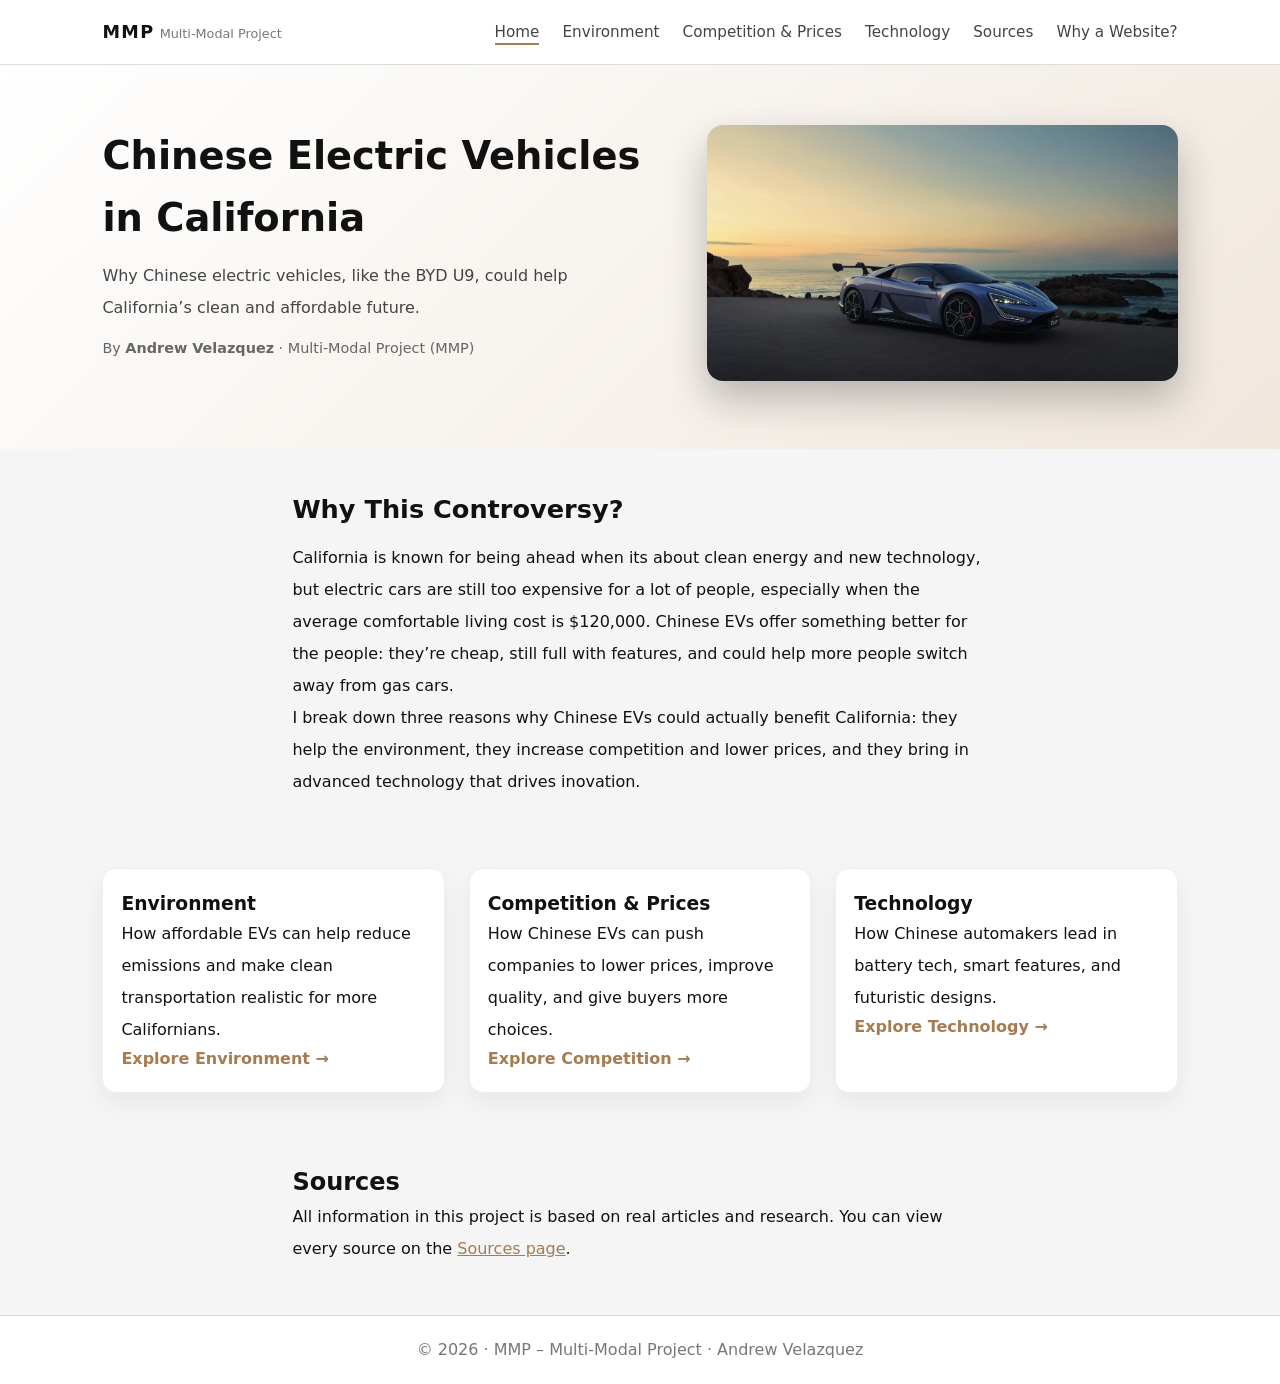
<file: index.html>
<!DOCTYPE html>
<html lang="en">
<head>
    <meta charset="UTF-8">
    <meta name="viewport" content="width=device-width, initial-scale=1.0">
    <title>MMP – Chinese Vehicles in California</title>
    <link rel="stylesheet" href="style.css">
</head>
<body>

<!-- NAVIGATION BAR -->
<header class="navbar fade-in">
    <div class="logo">
        <span class="logo-main">MMP</span>
        <span class="logo-sub">Multi-Modal Project</span>
    </div>
    <nav>
        <a href="index.html" class="nav-link active">Home</a>
        <a href="environment.html" class="nav-link">Environment</a>
        <a href="competition.html" class="nav-link">Competition & Prices</a>
        <a href="technology.html" class="nav-link">Technology</a>
        <a href="sources.html" class="nav-link">Sources</a>
        <a href="whywebsite.html" class="nav-link">Why a Website?</a>
    </nav>
</header>

<!-- HERO SECTION -->
<section class="hero">
    <div class="hero-text fade-in">
        <h1>Chinese Electric Vehicles in California</h1>
        <p class="tagline">
            Why Chinese electric vehicles, like the BYD U9, could help California’s clean and affordable future.
        </p>
        <p class="author">
            By <strong>Andrew Velazquez</strong> · Multi-Modal Project (MMP)
        </p>
    </div>

    <div class="hero-image fade-in-delay">
        <!-- Replace this with your BYD U9 image file -->
        <img src="u9.webp" alt="BYD U9 Supercar">
    </div>
</section>

<!-- INTRO SECTION -->
<section class="intro fade-in">
    <h2>Why This Controversy?</h2>
    <p>
        California is known for being ahead when its about clean energy and new technology,
        but electric cars are still too expensive for a lot of people, especially when the average comfortable 
        living cost is $120,000. Chinese EVs offer something better for the people:
        they’re cheap, still full with features, and could help more people switch away from gas cars.
    </p>
    <p>
        I break down three reasons why Chinese EVs could actually benefit California:
        they help the environment, they increase competition and lower prices, and they bring in advanced
        technology that drives inovation.
    </p>
</section>

<!-- THREE MAIN CARDS -->
<section class="cards">
    <div class="card fade-in">
        <h3>Environment</h3>
        <p>
            How affordable EVs can help reduce emissions and make clean transportation realistic for more Californians.
        </p>
        <a href="environment.html" class="card-link">Explore Environment →</a>
    </div>

    <div class="card fade-in">
        <h3>Competition & Prices</h3>
        <p>
            How Chinese EVs can push companies to lower prices, improve quality, and give buyers more choices.
        </p>
        <a href="competition.html" class="card-link">Explore Competition →</a>
    </div>

    <div class="card fade-in">
        <h3>Technology</h3>
        <p>
            How Chinese automakers lead in battery tech, smart features, and futuristic designs.
        </p>
        <a href="technology.html" class="card-link">Explore Technology →</a>
    </div>
</section>

<!-- SOURCES PREVIEW -->
<section class="sources-preview fade-in">
    <h2>Sources</h2>
    <p>
        All information in this project is based on real articles and research. You can view every source on the
        <a href="sources.html">Sources page</a>.
    </p>
</section>

<!-- FOOTER -->
<footer>
    <p>© 2026 · MMP – Multi-Modal Project · Andrew Velazquez</p>
</footer>

</body>
</html>
</file>
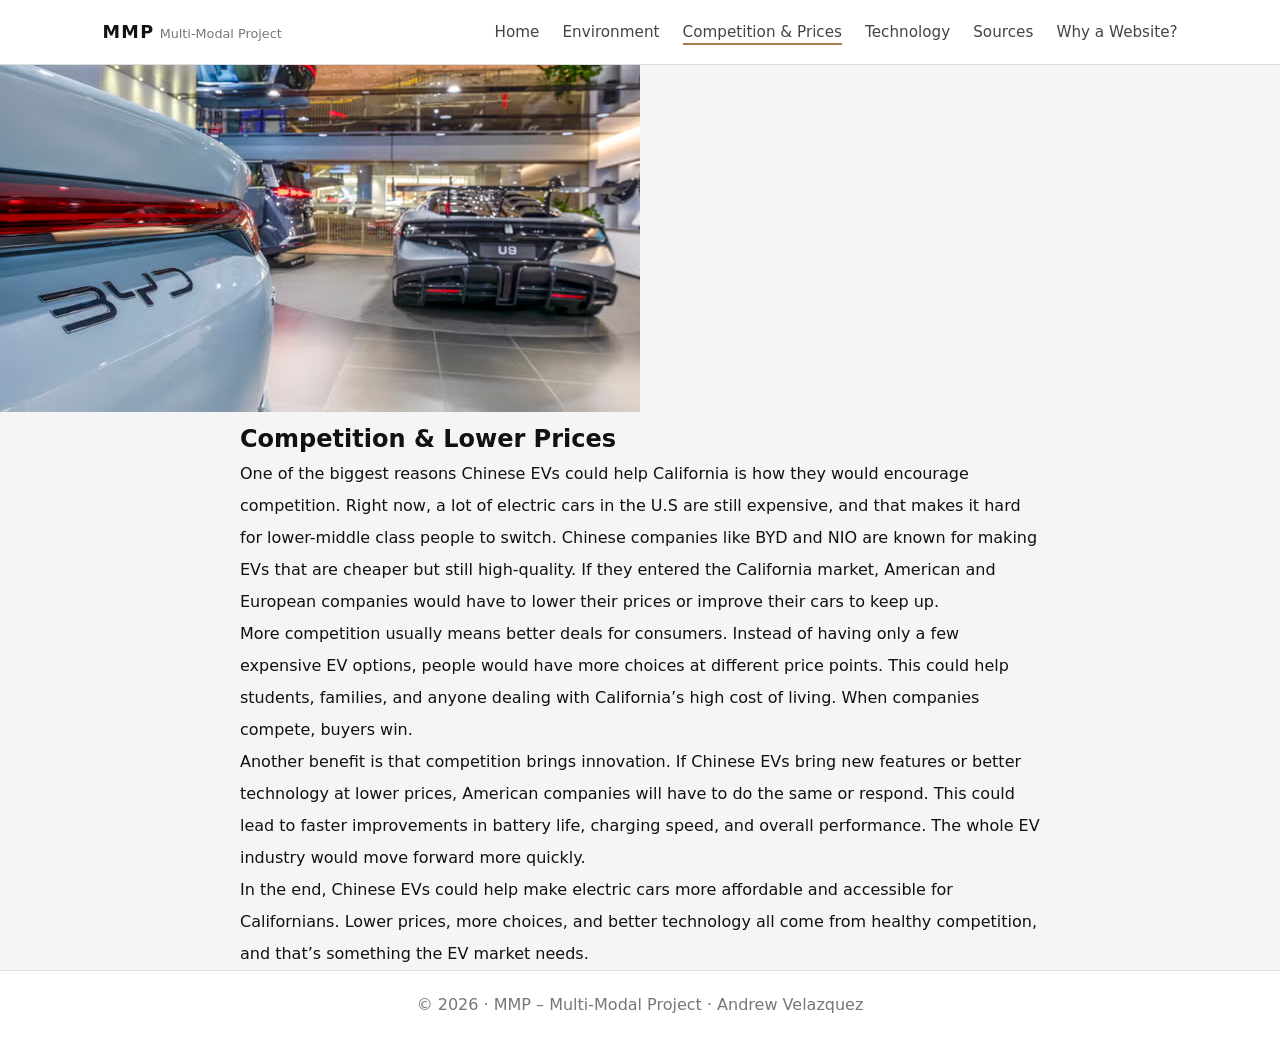
<file: competition.html>
<!DOCTYPE html>
<html lang="en">
<head>
    <meta charset="UTF-8">
    <meta name="viewport" content="width=device-width, initial-scale=1.0">
    <title>Competition & Prices – MMP</title>
    <link rel="stylesheet" href="style.css">
    <style>
    .content p {
        line-height: 2; /* double spacing */
        max-width: 800px; /* keeps text narrow */
        margin-left: auto;
        margin-right: auto;
    }

    .content h1 {
        max-width: 800px;
        margin-left: auto;
        margin-right: auto;
    }

    .content img {
        max-width: 800px;
        margin-left: auto;
        margin-right: auto;
        display: block;
    }
</style>
</head>
<body>

<header class="navbar fade-in">
    <div class="logo">
        <span class="logo-main">MMP</span>
        <span class="logo-sub">Multi-Modal Project</span>
    </div>
    <nav>
        <a href="index.html" class="nav-link">Home</a>
        <a href="environment.html" class="nav-link">Environment</a>
        <a href="competition.html" class="nav-link active">Competition & Prices</a>
        <a href="technology.html" class="nav-link">Technology</a>
        <a href="sources.html" class="nav-link">Sources</a>
        <a href="whywebsite.html" class="nav-link">Why a Website?</a>
    </nav>
</header>

<section class="page-hero fade-in">
    <img src="showroom.avif" alt="Electric vehicle showroom">
</section>

<section class="content fade-in">
    <h1>Competition & Lower Prices</h1>

    <p>
        One of the biggest reasons Chinese EVs could help California is how they would encourage
        competition. Right now, a lot of electric cars in the U.S are still expensive, and that
        makes it hard for lower-middle class people to switch. Chinese companies like BYD and NIO are known for
        making EVs that are cheaper but still high‑quality. If they entered the California market,
        American and European companies would have to lower their prices or improve their cars to keep
        up.
    </p>

    <p>
        More competition usually means better deals for consumers. Instead of having only a few
        expensive EV options, people would have more choices at different price points. This could help
        students, families, and anyone dealing with California’s high cost of living. When companies
        compete, buyers win.
    </p>

    <p>
        Another benefit is that competition brings innovation. If Chinese EVs bring new features or
        better technology at lower prices, American companies will have to do the same or respond. This could lead to
        faster improvements in battery life, charging speed, and overall performance. The whole EV
        industry would move forward more quickly.
    </p>

    <p>
        In the end, Chinese EVs could help make electric cars more affordable and accessible for
        Californians. Lower prices, more choices, and better technology all come from healthy
        competition, and that’s something the EV market needs.
    </p>
</section>

<footer>
    <p>© 2026 · MMP – Multi-Modal Project · Andrew Velazquez</p>
</footer>

</body>
</html>
</file>
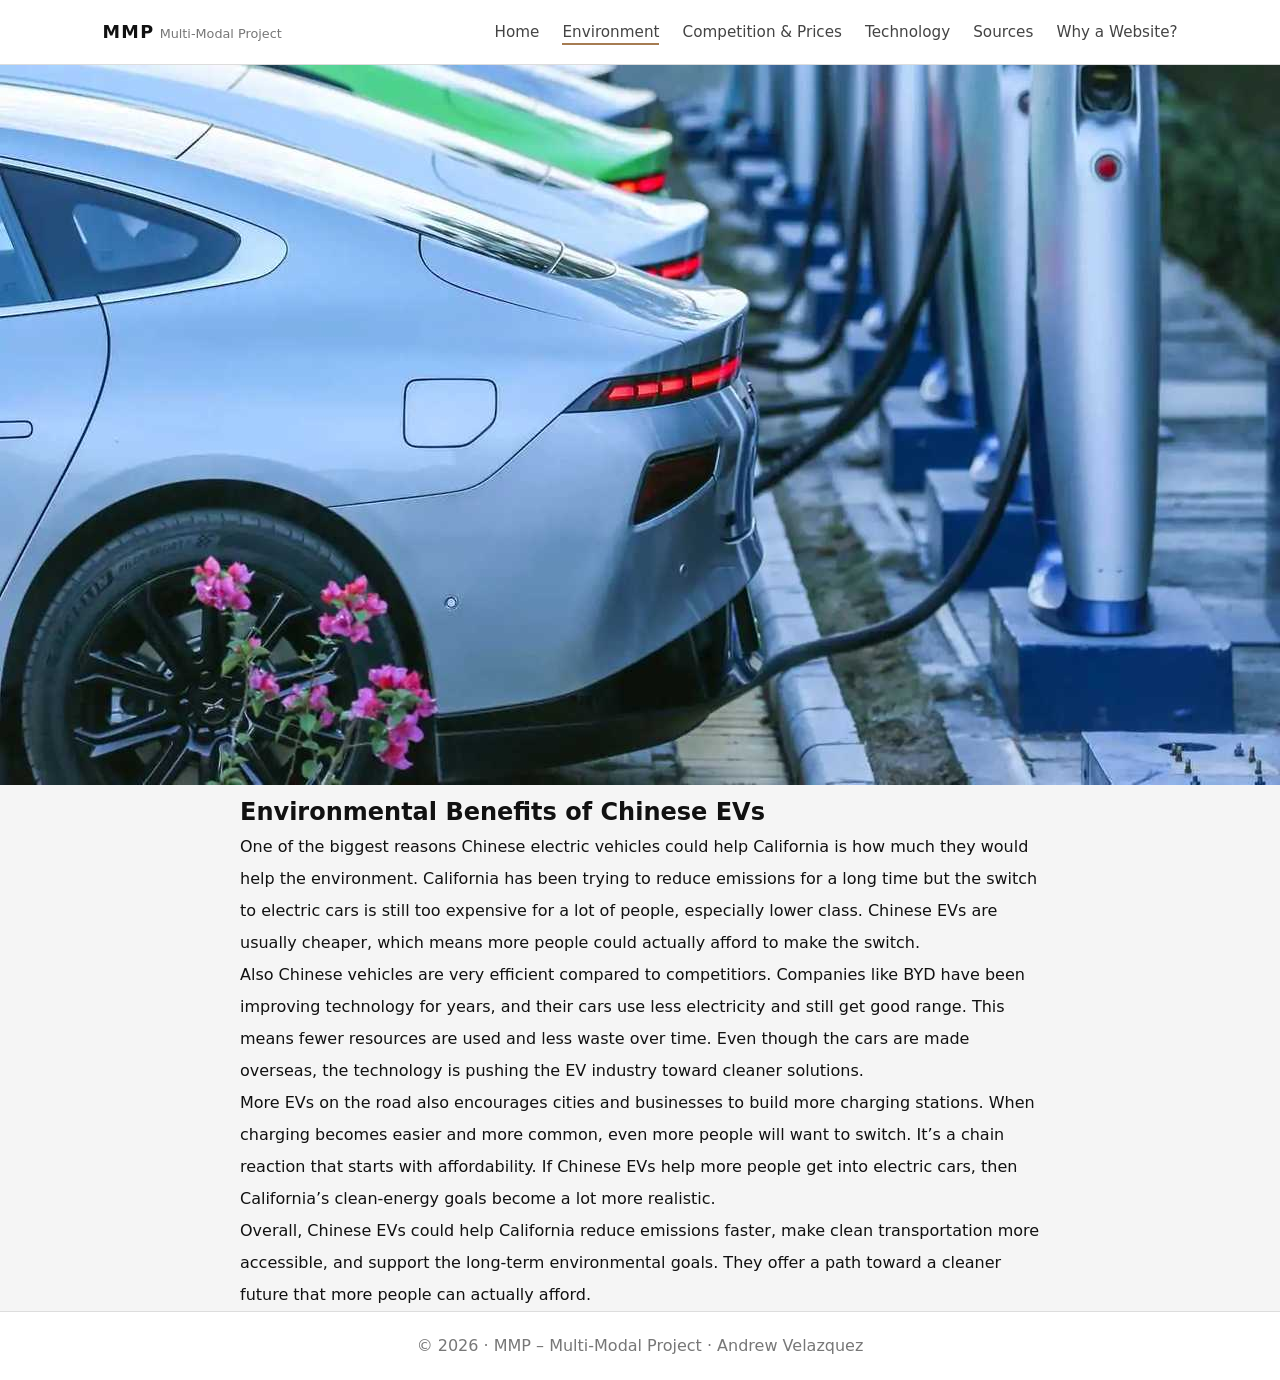
<file: environment.html>
<!DOCTYPE html>
<html lang="en">
<head>
    <meta charset="UTF-8">
    <meta name="viewport" content="width=device-width, initial-scale=1.0">
    <title>Environment – MMP</title>
    <link rel="stylesheet" href="style.css">
    <style>
    .content p {
        line-height: 2; /* double spacing */
        max-width: 800px; /* keeps text narrow */
        margin-left: auto;
        margin-right: auto;
    }

    .content h1 {
        max-width: 800px;
        margin-left: auto;
        margin-right: auto;
    }

    .content img {
        max-width: 800px;
        margin-left: auto;
        margin-right: auto;
        display: block;
    }
</style>
</head>
<body>

<header class="navbar fade-in">
    <div class="logo">
        <span class="logo-main">MMP</span>
        <span class="logo-sub">Multi-Modal Project</span>
    </div>
    <nav>
        <a href="index.html" class="nav-link">Home</a>
        <a href="environment.html" class="nav-link active">Environment</a>
        <a href="competition.html" class="nav-link">Competition & Prices</a>
        <a href="technology.html" class="nav-link">Technology</a>
        <a href="sources.html" class="nav-link">Sources</a>
        <a href="whywebsite.html" class="nav-link">Why a Website?</a>
    </nav>
</header>

<section class="page-hero fade-in">
    <img src="charg station.jpg" alt="Electric vehicle charging station">
</section>

<section class="content fade-in">
    <h1>Environmental Benefits of Chinese EVs</h1>

    <p>
        One of the biggest reasons Chinese electric vehicles could help California is how much they
        would help the environment. California has been trying to reduce emissions for a long time but the
        switch to electric cars is still too expensive for a lot of people, especially lower class. Chinese EVs are usually
        cheaper, which means more people could actually afford to make the switch.
    </p>

    <p>
        Also Chinese vehicles are very efficient compared to competitiors. Companies like
        BYD have been improving technology for years, and their cars use less electricity
        and still get good range. This means fewer resources are used and less waste 
        over time. Even though the cars are made overseas, the technology is pushing the 
        EV industry toward cleaner solutions.
    </p>

    <p>
        More EVs on the road also encourages cities and businesses to build more charging stations.
        When charging becomes easier and more common, even more people will want to switch. It’s 
        a chain reaction that starts with affordability. If Chinese EVs help more people get into
        electric cars, then California’s clean‑energy goals become a lot more realistic.
    </p>

    <p>
        Overall, Chinese EVs could help California reduce emissions faster, make clean transportation
        more accessible, and support the long‑term environmental goals.
        They offer a path toward a cleaner future that more people can actually afford.
    </p>
</section>

<footer>
    <p>© 2026 · MMP – Multi-Modal Project · Andrew Velazquez</p>
</footer>

</body>
</html>
</file>
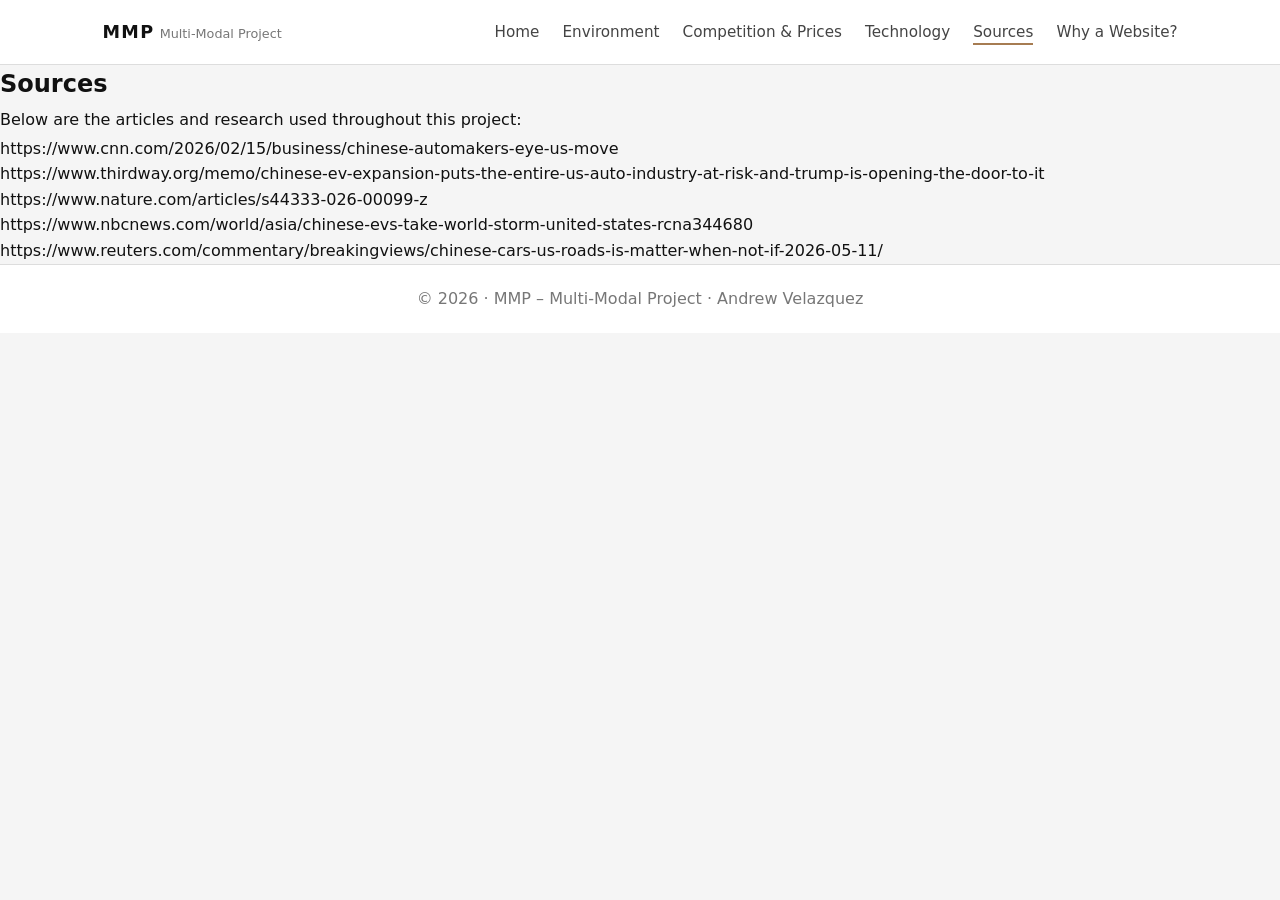
<file: sources.html>
<!DOCTYPE html>
<html lang="en">
<head>
    <meta charset="UTF-8">
    <meta name="viewport" content="width=device-width, initial-scale=1.0">
    <title>Sources – MMP</title>
    <link rel="stylesheet" href="style.css">
</head>
<body>

<header class="navbar fade-in">
    <div class="logo">
        <span class="logo-main">MMP</span>
        <span class="logo-sub">Multi-Modal Project</span>
    </div>
    <nav>
        <a href="index.html" class="nav-link">Home</a>
        <a href="environment.html" class="nav-link">Environment</a>
        <a href="competition.html" class="nav-link">Competition & Prices</a>
        <a href="technology.html" class="nav-link">Technology</a>
        <a href="sources.html" class="nav-link active">Sources</a>
        <a href="whywebsite.html" class="nav-link">Why a Website?</a>
    </nav>
</header>

<section class="content fade-in">
    <h1>Sources</h1>

    <p>Below are the articles and research used throughout this project:</p>

    <ul class="source-list">
        <li>
            https://www.cnn.com/2026/02/15/business/chinese-automakers-eye-us-move
        </li>
        <li>
            https://www.thirdway.org/memo/chinese-ev-expansion-puts-the-entire-us-auto-industry-at-risk-and-trump-is-opening-the-door-to-it
        </li>
        <li>
            https://www.nature.com/articles/s44333-026-00099-z
        </li>
        <li>
            https://www.nbcnews.com/world/asia/chinese-evs-take-world-storm-united-states-rcna344680
        </li>
        <li>
            https://www.reuters.com/commentary/breakingviews/chinese-cars-us-roads-is-matter-when-not-if-2026-05-11/
        </li>
    </ul>
</section>

<footer>
    <p>© 2026 · MMP – Multi-Modal Project · Andrew Velazquez</p>
</footer>

</body>
</html>
</file>
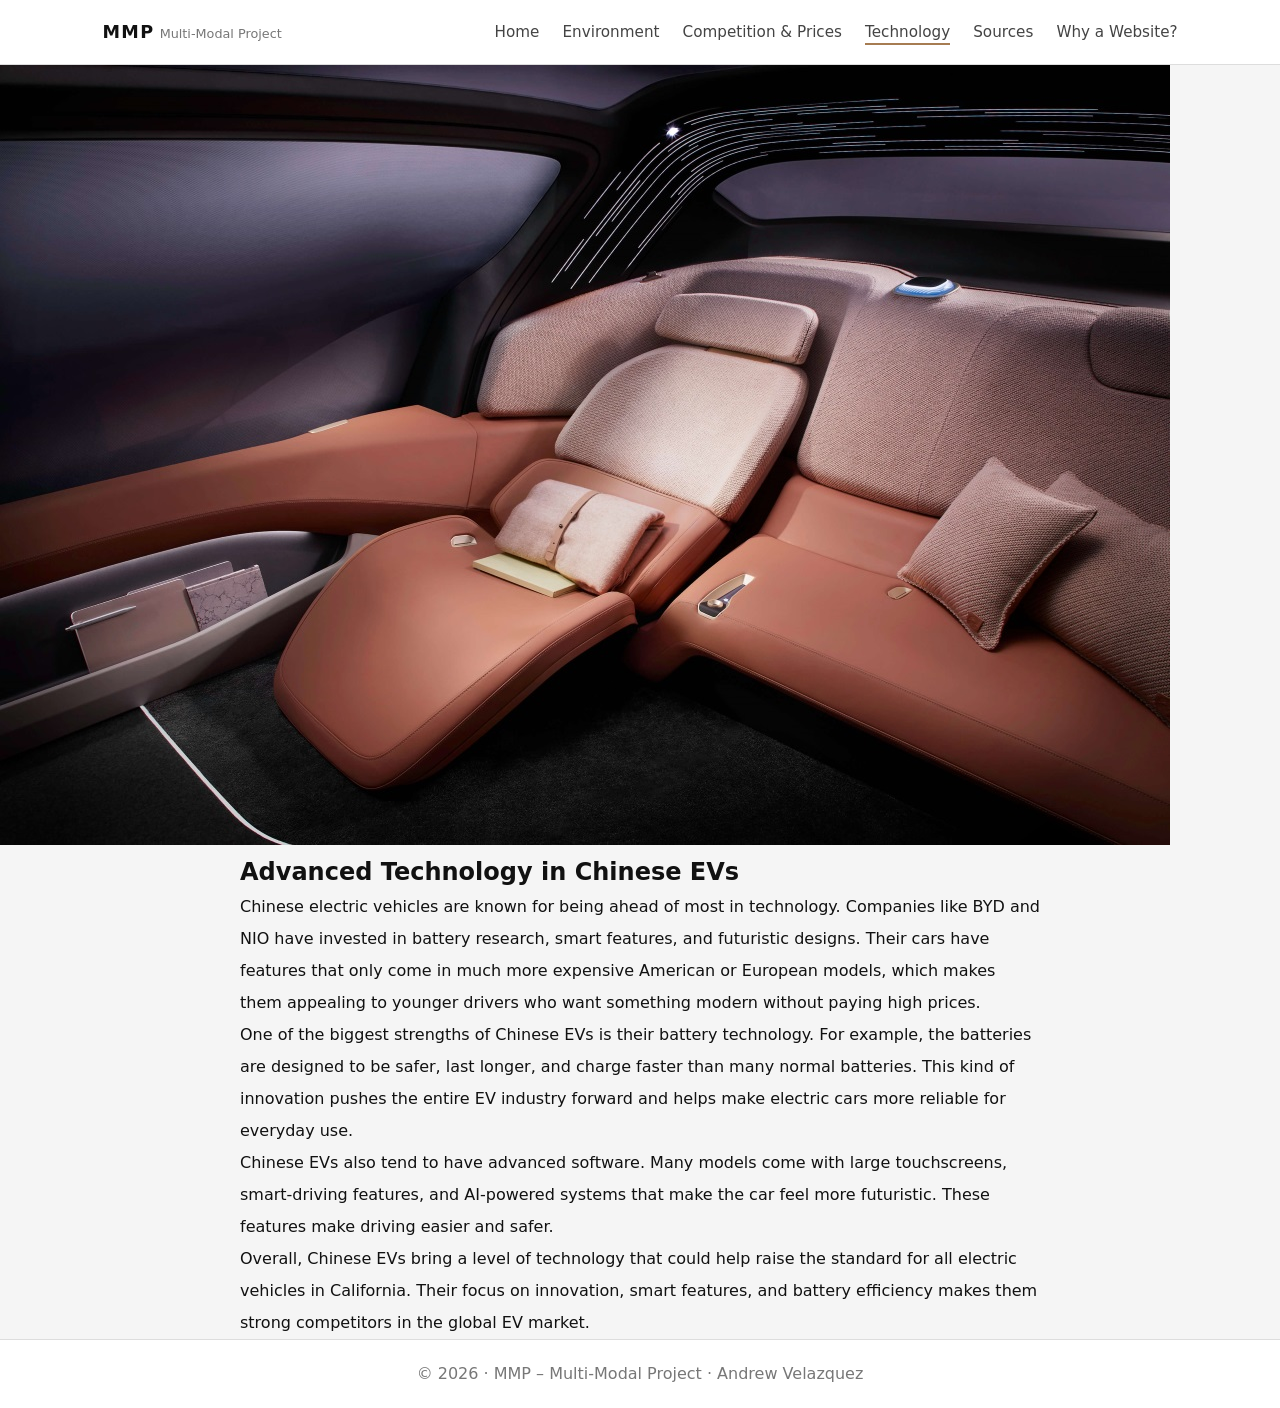
<file: technology.html>
<!DOCTYPE html>
<html lang="en">
<head>
    <meta charset="UTF-8">
    <meta name="viewport" content="width=device-width, initial-scale=1.0">
    <title>Technology – MMP</title>
    <link rel="stylesheet" href="style.css">
    <style>
    .content p {
        line-height: 2; /* double spacing */
        max-width: 800px; /* keeps text narrow */
        margin-left: auto;
        margin-right: auto;
    }

    .content h1 {
        max-width: 800px;
        margin-left: auto;
        margin-right: auto;
    }

    .content img {
        max-width: 800px;
        margin-left: auto;
        margin-right: auto;
        display: block;
    }
</style>
</head>
<body>

<header class="navbar fade-in">
    <div class="logo">
        <span class="logo-main">MMP</span>
        <span class="logo-sub">Multi-Modal Project</span>
    </div>
    <nav>
        <a href="index.html" class="nav-link">Home</a>
        <a href="environment.html" class="nav-link">Environment</a>
        <a href="competition.html" class="nav-link">Competition & Prices</a>
        <a href="technology.html" class="nav-link active">Technology</a>
        <a href="sources.html" class="nav-link">Sources</a>
        <a href="whywebsite.html" class="nav-link">Why a Website?</a>
    </nav>
</header>

<section class="page-hero fade-in">
    <img src="interior.jpg" alt="Electric vehicle interior technology">
</section>

<section class="content fade-in">
    <h1>Advanced Technology in Chinese EVs</h1>

    <p>
        Chinese electric vehicles are known for being ahead of most in technology.
        Companies like BYD and NIO have invested in battery research, smart features, and
        futuristic designs. Their cars have features that only come in much more expensive
        American or European models, which makes them appealing to younger drivers who want something
        modern without paying high prices.
    </p>

    <p>
        One of the biggest strengths of Chinese EVs is their battery technology.
        For example, the batteries are designed to be safer, last longer, and charge faster than many normal
        batteries. This kind of innovation pushes the entire EV industry forward and helps make electric
        cars more reliable for everyday use.
    </p>

    <p>
        Chinese EVs also tend to have advanced software. Many models come with large touchscreens,
        smart‑driving features, and AI‑powered systems that make the car feel more futuristic. These
        features make driving easier and safer.
    </p>

    <p>
        Overall, Chinese EVs bring a level of technology that could help raise the standard for all
        electric vehicles in California. Their focus on innovation, smart features, and battery
        efficiency makes them strong competitors in the global EV market.
    </p>
</section>

<footer>
    <p>© 2026 · MMP – Multi-Modal Project · Andrew Velazquez</p>
</footer>

</body>
</html>
</file>
<file: style.css>
/* RESET */
* {
    margin: 0;
    padding: 0;
    box-sizing: border-box;
}

/* COLORS */
:root {
    --black: #111;
    --white: #ffffff;
    --brown: #a67c52;
    --light-bg: #f5f5f5;
}

/* BODY */
body {
    font-family: system-ui, sans-serif;
    background-color: var(--light-bg);
    color: var(--black);
    line-height: 1.6;
}

/* NAVBAR */
.navbar {
    display: flex;
    justify-content: space-between;
    align-items: center;
    padding: 18px 8%;
    background-color: var(--white);
    border-bottom: 1px solid #ddd;
    position: sticky;
    top: 0;
    z-index: 10;
}

.logo-main {
    font-weight: 700;
    font-size: 1.1rem;
    letter-spacing: 0.08em;
}

.logo-sub {
    font-size: 0.8rem;
    color: #777;
}

nav .nav-link {
    margin-left: 18px;
    text-decoration: none;
    color: #444;
    font-size: 0.95rem;
    padding-bottom: 4px;
    position: relative;
}

nav .nav-link:hover {
    color: var(--black);
}

nav .nav-link::after {
    content: "";
    position: absolute;
    left: 0;
    bottom: 0;
    height: 2px;
    width: 0;
    background-color: var(--brown);
    transition: width 0.2s ease;
}

nav .nav-link:hover::after,
nav .nav-link.active::after {
    width: 100%;
}

/* HERO SECTION */
.hero {
    display: grid;
    grid-template-columns: 1.2fr 1fr;
    gap: 40px;
    padding: 60px 8%;
    background: linear-gradient(135deg, #ffffff, #f0e7dd);
}

.hero-text h1 {
    font-size: 2.4rem;
    margin-bottom: 12px;
}

.tagline {
    font-size: 1rem;
    max-width: 520px;
    color: #444;
    margin-bottom: 10px;
}

.author {
    font-size: 0.9rem;
    color: #666;
}

.hero-image img {
    width: 100%;
    border-radius: 16px;
    object-fit: cover;
    box-shadow: 0 18px 40px rgba(0, 0, 0, 0.25);
}

/* INTRO */
.intro {
    padding: 40px 8%;
    max-width: 900px;
    margin: 0 auto;
}

.intro h2 {
    font-size: 1.6rem;
    margin-bottom: 12px;
}

/* CARDS */
.cards {
    display: grid;
    grid-template-columns: repeat(auto-fit, minmax(260px, 1fr));
    gap: 24px;
    padding: 30px 8% 40px;
}

.card {
    background-color: var(--white);
    border-radius: 14px;
    padding: 20px 18px;
    box-shadow: 0 10px 25px rgba(0, 0, 0, 0.06);
    border: 1px solid #eee;
}

.card-link {
    color: var(--brown);
    text-decoration: none;
    font-weight: 600;
}

/* SOURCES PREVIEW */
.sources-preview {
    padding: 30px 8% 50px;
    max-width: 900px;
    margin: 0 auto;
}

.sources-preview a {
    color: var(--brown);
}

/* FOOTER */
footer {
    text-align: center;
    padding: 18px;
    background-color: var(--white);
    border-top: 1px solid #ddd;
    color: #777;
}

/* ANIMATIONS */
.fade-in {
    opacity: 0;
    transform: translateY(18px);
    animation: fadeInUp 0.9s ease forwards;
}

.fade-in-delay {
    opacity: 0;
    transform: translateY(18px);
    animation: fadeInUp 0.9s ease forwards;
    animation-delay: 0.2s;
}

@keyframes fadeInUp {
    to {
        opacity: 1;
        transform: translateY(0);
    }
}

/* RESPONSIVE */
@media (max-width: 800px) {
    .hero {
        grid-template-columns: 1fr;
    }
}
p {
    line-height: 2; /* double spacing */
}
</file>
